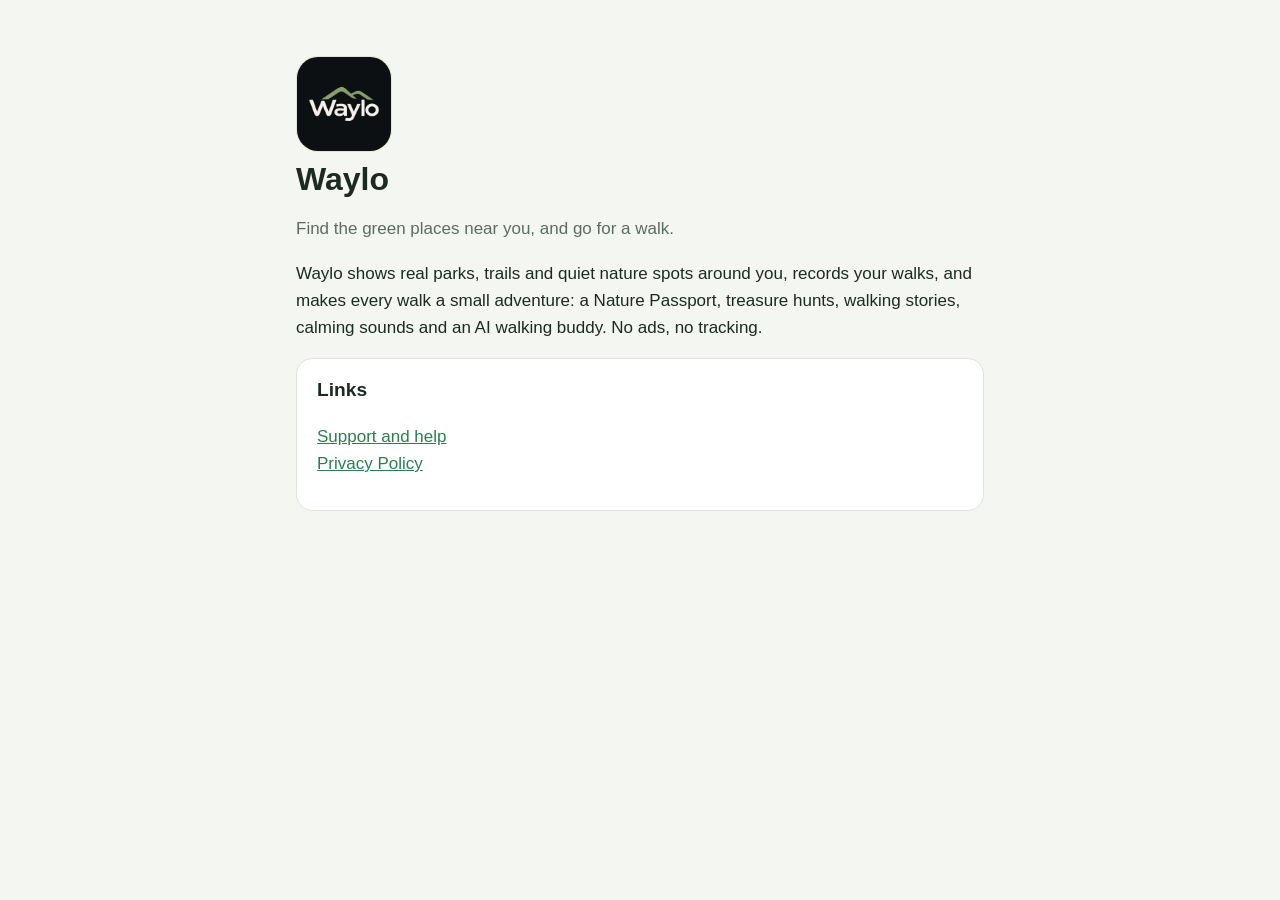
<file: index.html>
<!doctype html>
<html lang="en">
<head>
<meta charset="utf-8">
<meta name="viewport" content="width=device-width, initial-scale=1">
<title>Waylo</title>
<link rel="stylesheet" href="style.css">
</head>
<body>
<main>
<img class="logo" src="logo.png" alt="Waylo logo">
<h1>Waylo</h1>
<p class="muted">Find the green places near you, and go for a walk.</p>
<p>Waylo shows real parks, trails and quiet nature spots around you, records your walks, and makes every walk a small adventure: a Nature Passport, treasure hunts, walking stories, calming sounds and an AI walking buddy. No ads, no tracking.</p>
<div class="card">
  <h2>Links</h2>
  <p><a href="support.html">Support and help</a><br><a href="privacy.html">Privacy Policy</a></p>
</div>
</main>
</body>
</html>
</file>
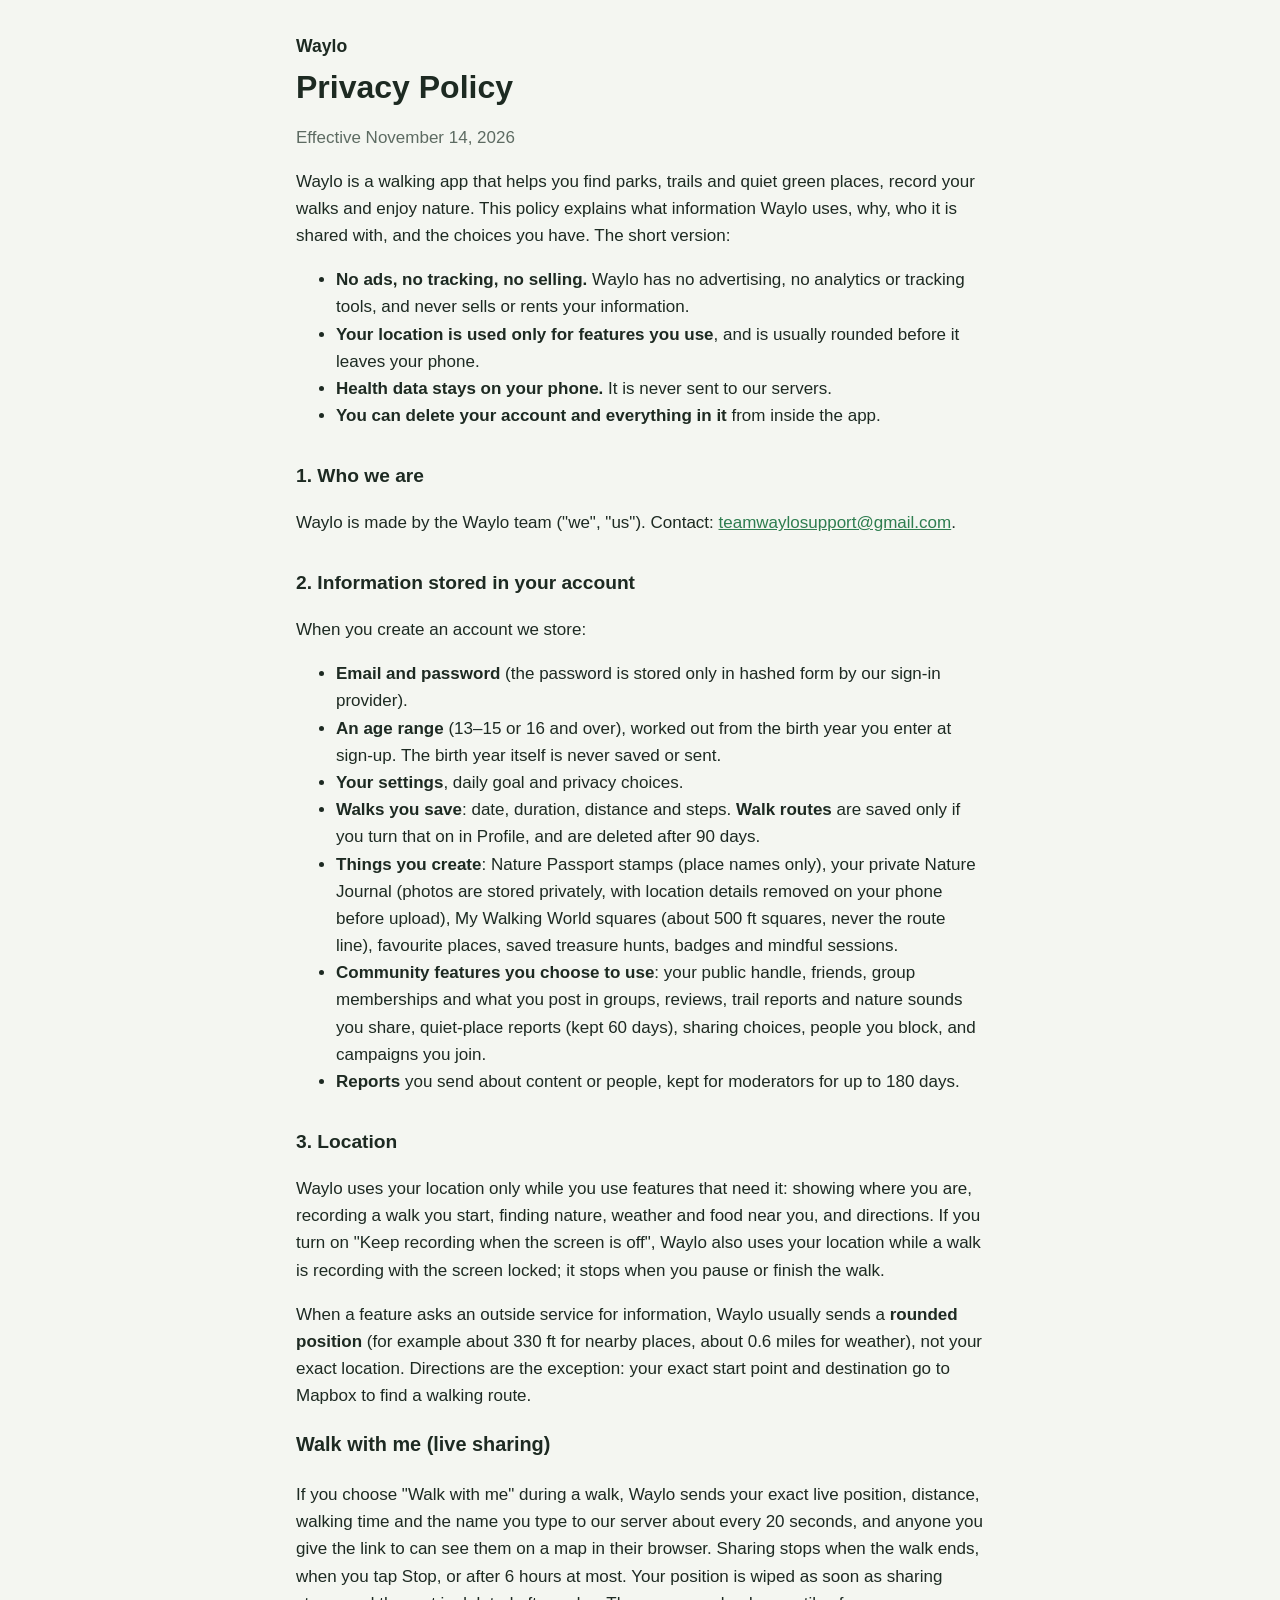
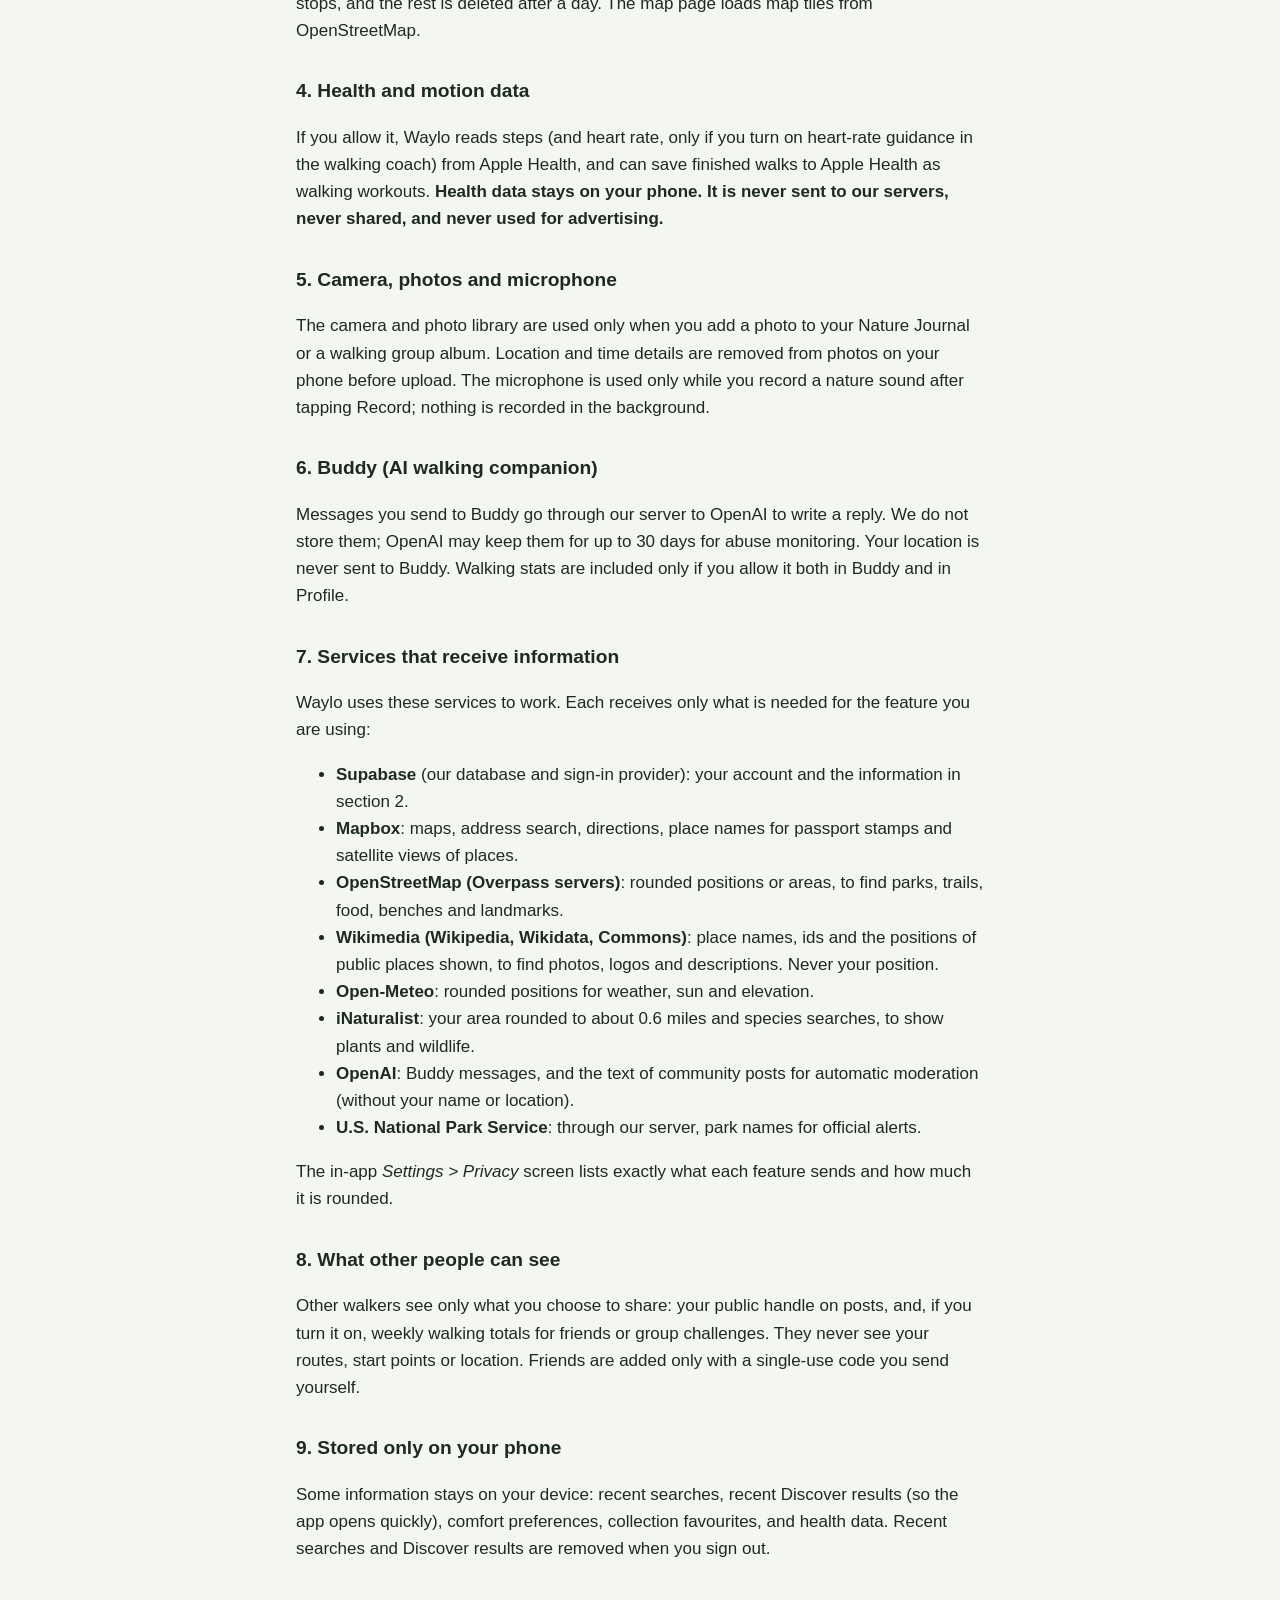
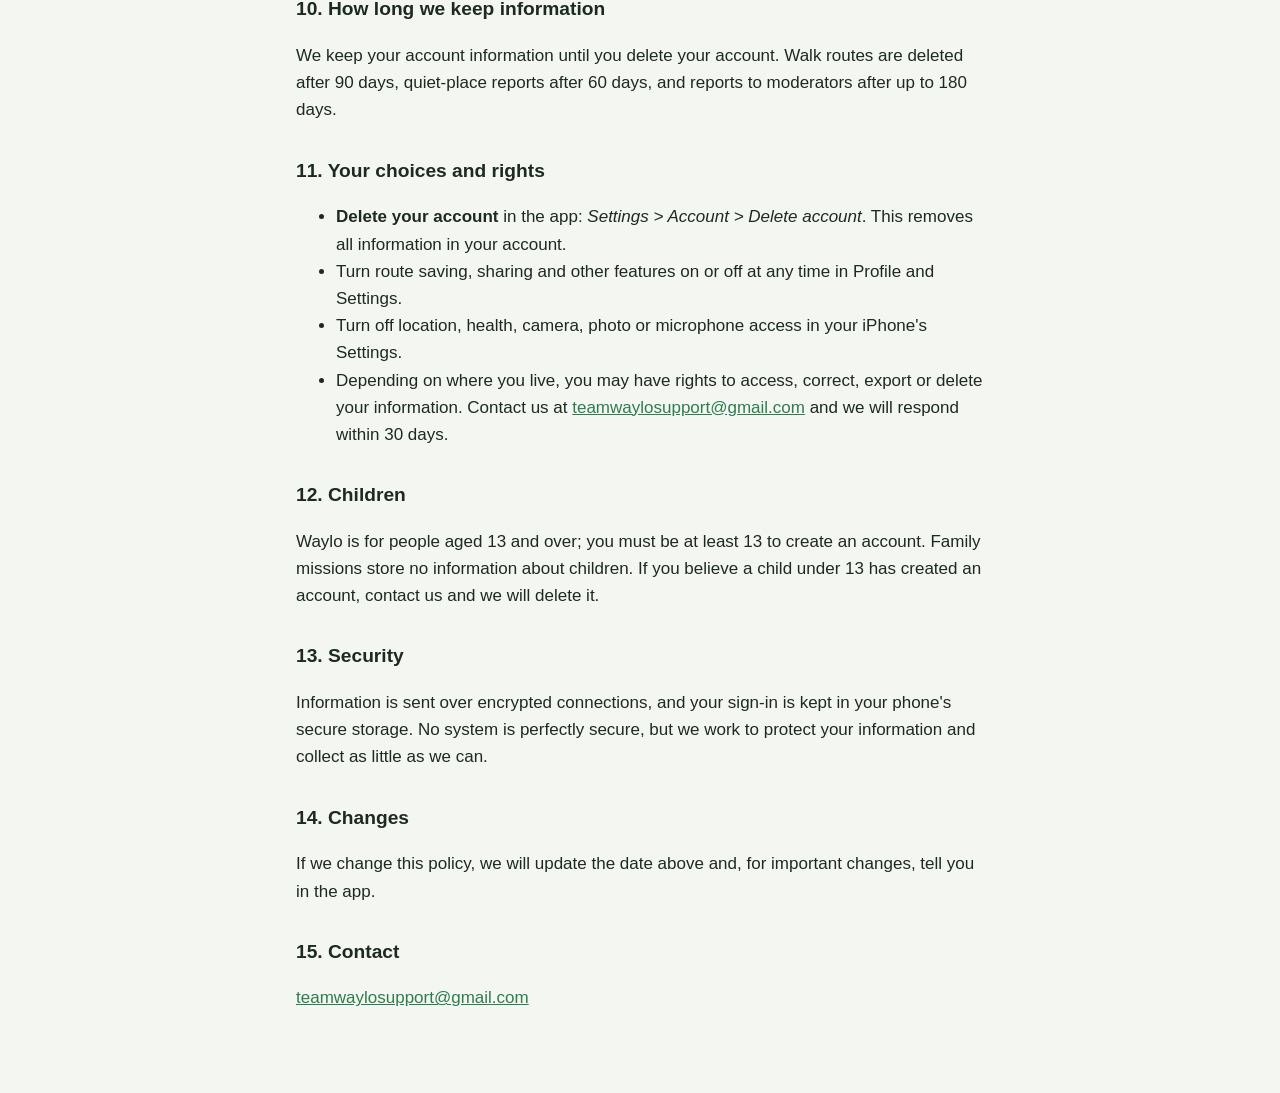
<file: privacy.html>
<!doctype html>
<html lang="en">
<head>
<meta charset="utf-8">
<meta name="viewport" content="width=device-width, initial-scale=1">
<title>Waylo Privacy Policy</title>
<link rel="stylesheet" href="style.css">
</head>
<body>
<main>
<p class="brand"><a href="index.html">Waylo</a></p>
<h1>Privacy Policy</h1>
<p class="muted">Effective November 14, 2026</p>

<p>Waylo is a walking app that helps you find parks, trails and quiet green places, record your walks and enjoy nature. This policy explains what information Waylo uses, why, who it is shared with, and the choices you have. The short version:</p>
<ul>
  <li><strong>No ads, no tracking, no selling.</strong> Waylo has no advertising, no analytics or tracking tools, and never sells or rents your information.</li>
  <li><strong>Your location is used only for features you use</strong>, and is usually rounded before it leaves your phone.</li>
  <li><strong>Health data stays on your phone.</strong> It is never sent to our servers.</li>
  <li><strong>You can delete your account and everything in it</strong> from inside the app.</li>
</ul>

<h2>1. Who we are</h2>
<p>Waylo is made by the Waylo team ("we", "us"). Contact: <a href="mailto:teamwaylosupport@gmail.com">teamwaylosupport@gmail.com</a>.</p>

<h2>2. Information stored in your account</h2>
<p>When you create an account we store:</p>
<ul>
  <li><strong>Email and password</strong> (the password is stored only in hashed form by our sign-in provider).</li>
  <li><strong>An age range</strong> (13–15 or 16 and over), worked out from the birth year you enter at sign-up. The birth year itself is never saved or sent.</li>
  <li><strong>Your settings</strong>, daily goal and privacy choices.</li>
  <li><strong>Walks you save</strong>: date, duration, distance and steps. <strong>Walk routes</strong> are saved only if you turn that on in Profile, and are deleted after 90 days.</li>
  <li><strong>Things you create</strong>: Nature Passport stamps (place names only), your private Nature Journal (photos are stored privately, with location details removed on your phone before upload), My Walking World squares (about 500 ft squares, never the route line), favourite places, saved treasure hunts, badges and mindful sessions.</li>
  <li><strong>Community features you choose to use</strong>: your public handle, friends, group memberships and what you post in groups, reviews, trail reports and nature sounds you share, quiet-place reports (kept 60 days), sharing choices, people you block, and campaigns you join.</li>
  <li><strong>Reports</strong> you send about content or people, kept for moderators for up to 180 days.</li>
</ul>

<h2>3. Location</h2>
<p>Waylo uses your location only while you use features that need it: showing where you are, recording a walk you start, finding nature, weather and food near you, and directions. If you turn on "Keep recording when the screen is off", Waylo also uses your location while a walk is recording with the screen locked; it stops when you pause or finish the walk.</p>
<p>When a feature asks an outside service for information, Waylo usually sends a <strong>rounded position</strong> (for example about 330 ft for nearby places, about 0.6 miles for weather), not your exact location. Directions are the exception: your exact start point and destination go to Mapbox to find a walking route.</p>

<h3>Walk with me (live sharing)</h3>
<p>If you choose "Walk with me" during a walk, Waylo sends your exact live position, distance, walking time and the name you type to our server about every 20 seconds, and anyone you give the link to can see them on a map in their browser. Sharing stops when the walk ends, when you tap Stop, or after 6 hours at most. Your position is wiped as soon as sharing stops, and the rest is deleted after a day. The map page loads map tiles from OpenStreetMap.</p>

<h2>4. Health and motion data</h2>
<p>If you allow it, Waylo reads steps (and heart rate, only if you turn on heart-rate guidance in the walking coach) from Apple Health, and can save finished walks to Apple Health as walking workouts. <strong>Health data stays on your phone. It is never sent to our servers, never shared, and never used for advertising.</strong></p>

<h2>5. Camera, photos and microphone</h2>
<p>The camera and photo library are used only when you add a photo to your Nature Journal or a walking group album. Location and time details are removed from photos on your phone before upload. The microphone is used only while you record a nature sound after tapping Record; nothing is recorded in the background.</p>

<h2>6. Buddy (AI walking companion)</h2>
<p>Messages you send to Buddy go through our server to OpenAI to write a reply. We do not store them; OpenAI may keep them for up to 30 days for abuse monitoring. Your location is never sent to Buddy. Walking stats are included only if you allow it both in Buddy and in Profile.</p>

<h2>7. Services that receive information</h2>
<p>Waylo uses these services to work. Each receives only what is needed for the feature you are using:</p>
<ul>
  <li><strong>Supabase</strong> (our database and sign-in provider): your account and the information in section 2.</li>
  <li><strong>Mapbox</strong>: maps, address search, directions, place names for passport stamps and satellite views of places.</li>
  <li><strong>OpenStreetMap (Overpass servers)</strong>: rounded positions or areas, to find parks, trails, food, benches and landmarks.</li>
  <li><strong>Wikimedia (Wikipedia, Wikidata, Commons)</strong>: place names, ids and the positions of public places shown, to find photos, logos and descriptions. Never your position.</li>
  <li><strong>Open-Meteo</strong>: rounded positions for weather, sun and elevation.</li>
  <li><strong>iNaturalist</strong>: your area rounded to about 0.6 miles and species searches, to show plants and wildlife.</li>
  <li><strong>OpenAI</strong>: Buddy messages, and the text of community posts for automatic moderation (without your name or location).</li>
  <li><strong>U.S. National Park Service</strong>: through our server, park names for official alerts.</li>
</ul>
<p>The in-app <em>Settings &gt; Privacy</em> screen lists exactly what each feature sends and how much it is rounded.</p>

<h2>8. What other people can see</h2>
<p>Other walkers see only what you choose to share: your public handle on posts, and, if you turn it on, weekly walking totals for friends or group challenges. They never see your routes, start points or location. Friends are added only with a single-use code you send yourself.</p>

<h2>9. Stored only on your phone</h2>
<p>Some information stays on your device: recent searches, recent Discover results (so the app opens quickly), comfort preferences, collection favourites, and health data. Recent searches and Discover results are removed when you sign out.</p>

<h2>10. How long we keep information</h2>
<p>We keep your account information until you delete your account. Walk routes are deleted after 90 days, quiet-place reports after 60 days, and reports to moderators after up to 180 days.</p>

<h2>11. Your choices and rights</h2>
<ul>
  <li><strong>Delete your account</strong> in the app: <em>Settings &gt; Account &gt; Delete account</em>. This removes all information in your account.</li>
  <li>Turn route saving, sharing and other features on or off at any time in Profile and Settings.</li>
  <li>Turn off location, health, camera, photo or microphone access in your iPhone's Settings.</li>
  <li>Depending on where you live, you may have rights to access, correct, export or delete your information. Contact us at <a href="mailto:teamwaylosupport@gmail.com">teamwaylosupport@gmail.com</a> and we will respond within 30 days.</li>
</ul>

<h2>12. Children</h2>
<p>Waylo is for people aged 13 and over; you must be at least 13 to create an account. Family missions store no information about children. If you believe a child under 13 has created an account, contact us and we will delete it.</p>

<h2>13. Security</h2>
<p>Information is sent over encrypted connections, and your sign-in is kept in your phone's secure storage. No system is perfectly secure, but we work to protect your information and collect as little as we can.</p>

<h2>14. Changes</h2>
<p>If we change this policy, we will update the date above and, for important changes, tell you in the app.</p>

<h2>15. Contact</h2>
<p><a href="mailto:teamwaylosupport@gmail.com">teamwaylosupport@gmail.com</a></p>
</main>
</body>
</html>
</file>
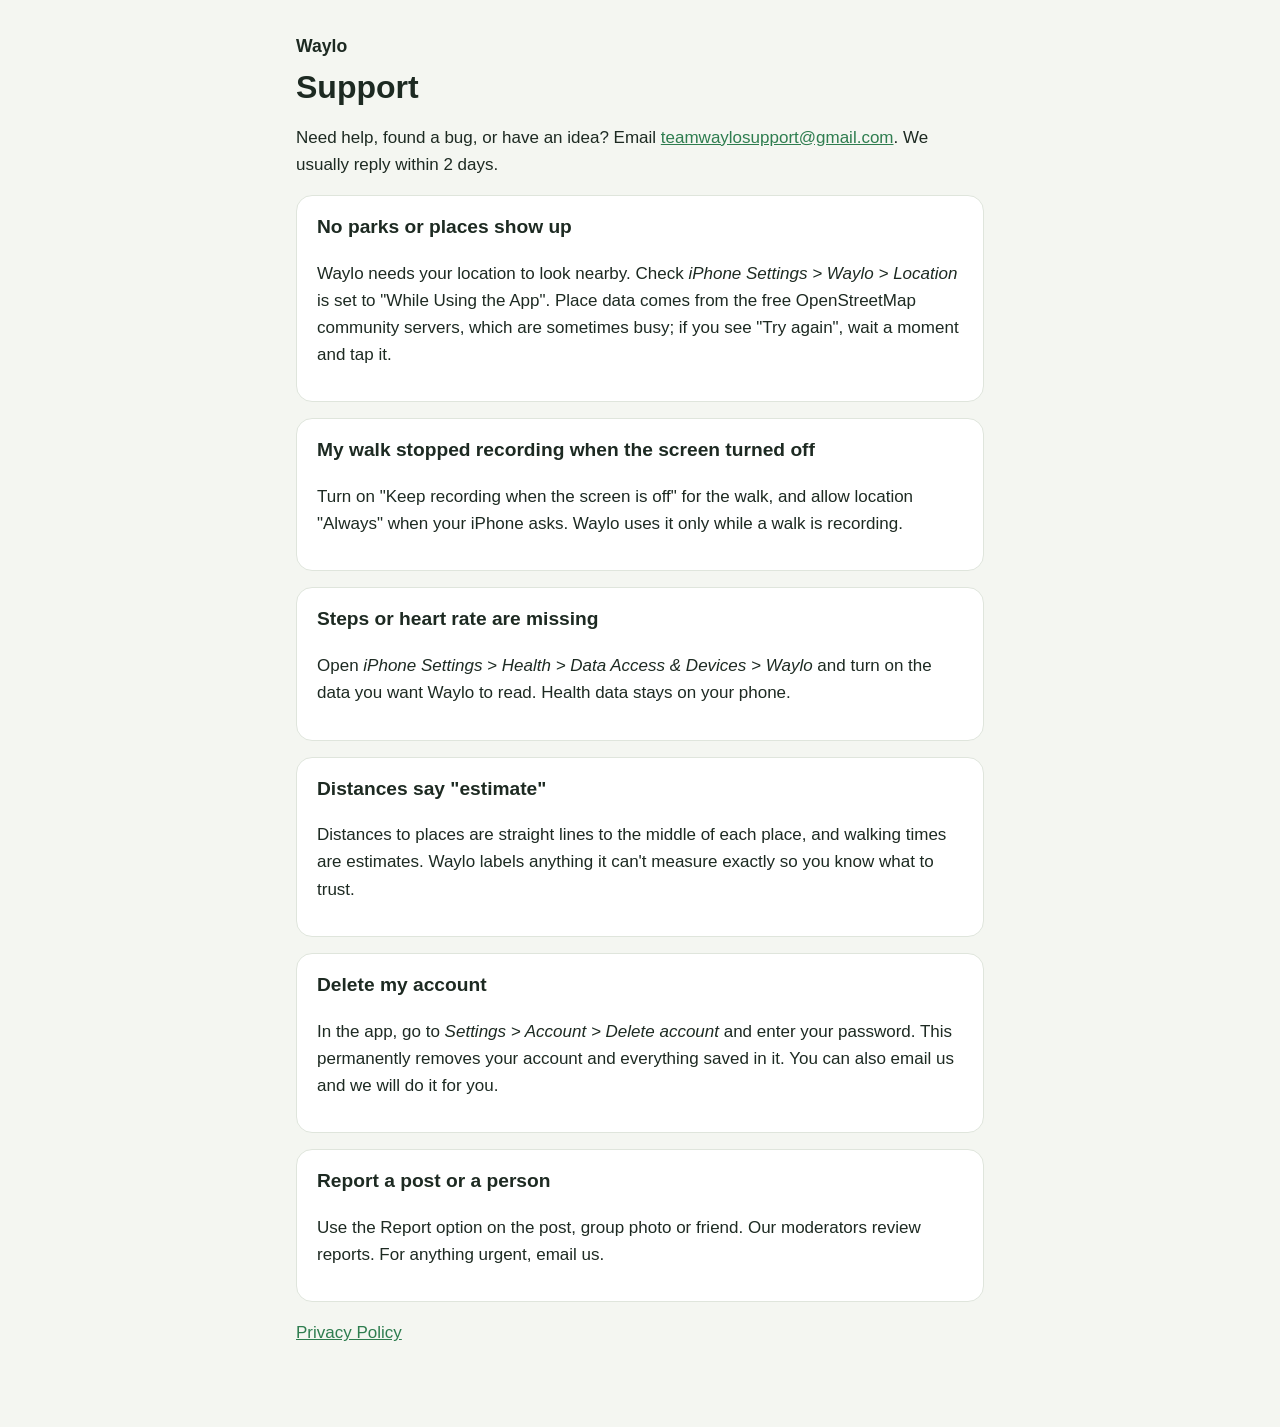
<file: support.html>
<!doctype html>
<html lang="en">
<head>
<meta charset="utf-8">
<meta name="viewport" content="width=device-width, initial-scale=1">
<title>Waylo Support</title>
<link rel="stylesheet" href="style.css">
</head>
<body>
<main>
<p class="brand"><a href="index.html">Waylo</a></p>
<h1>Support</h1>
<p>Need help, found a bug, or have an idea? Email <a href="mailto:teamwaylosupport@gmail.com">teamwaylosupport@gmail.com</a>. We usually reply within 2 days.</p>

<div class="card">
  <h2>No parks or places show up</h2>
  <p>Waylo needs your location to look nearby. Check <em>iPhone Settings &gt; Waylo &gt; Location</em> is set to "While Using the App". Place data comes from the free OpenStreetMap community servers, which are sometimes busy; if you see "Try again", wait a moment and tap it.</p>
</div>

<div class="card">
  <h2>My walk stopped recording when the screen turned off</h2>
  <p>Turn on "Keep recording when the screen is off" for the walk, and allow location "Always" when your iPhone asks. Waylo uses it only while a walk is recording.</p>
</div>

<div class="card">
  <h2>Steps or heart rate are missing</h2>
  <p>Open <em>iPhone Settings &gt; Health &gt; Data Access &amp; Devices &gt; Waylo</em> and turn on the data you want Waylo to read. Health data stays on your phone.</p>
</div>

<div class="card">
  <h2>Distances say "estimate"</h2>
  <p>Distances to places are straight lines to the middle of each place, and walking times are estimates. Waylo labels anything it can't measure exactly so you know what to trust.</p>
</div>

<div class="card">
  <h2>Delete my account</h2>
  <p>In the app, go to <em>Settings &gt; Account &gt; Delete account</em> and enter your password. This permanently removes your account and everything saved in it. You can also email us and we will do it for you.</p>
</div>

<div class="card">
  <h2>Report a post or a person</h2>
  <p>Use the Report option on the post, group photo or friend. Our moderators review reports. For anything urgent, email us.</p>
</div>

<p><a href="privacy.html">Privacy Policy</a></p>
</main>
</body>
</html>
</file>
<file: style.css>
:root { --bg: #f4f6f1; --text: #1d2a22; --muted: #5d6b62; --accent: #2e7d4f; --card: #ffffff; --line: #dfe5dc; }
@media (prefers-color-scheme: dark) { :root { --bg: #0c1012; --text: #eef2ea; --muted: #a3b0a6; --accent: #8fcf9f; --card: #151b1d; --line: #26302c; } }
* { box-sizing: border-box; }
body { margin: 0; background: var(--bg); color: var(--text); font: 17px/1.6 -apple-system, BlinkMacSystemFont, "Segoe UI", Roboto, sans-serif; }
main { max-width: 720px; margin: 0 auto; padding: 32px 16px 64px; }
h1 { font-size: 2rem; line-height: 1.2; margin: 8px 0 4px; }
h2 { font-size: 1.2rem; margin: 32px 0 8px; }
a { color: var(--accent); }
.brand { font-weight: 700; font-size: 1.1rem; margin: 0; }
.brand a { text-decoration: none; color: var(--text); }
.muted { color: var(--muted); }
.card { background: var(--card); border: 1px solid var(--line); border-radius: 16px; padding: 16px 20px; margin: 16px 0; }
.card h2 { margin-top: 0; }
img.logo { width: 96px; height: 96px; border-radius: 22px; display: block; margin: 24px 0 8px; border: 1px solid var(--line); }
</file>
